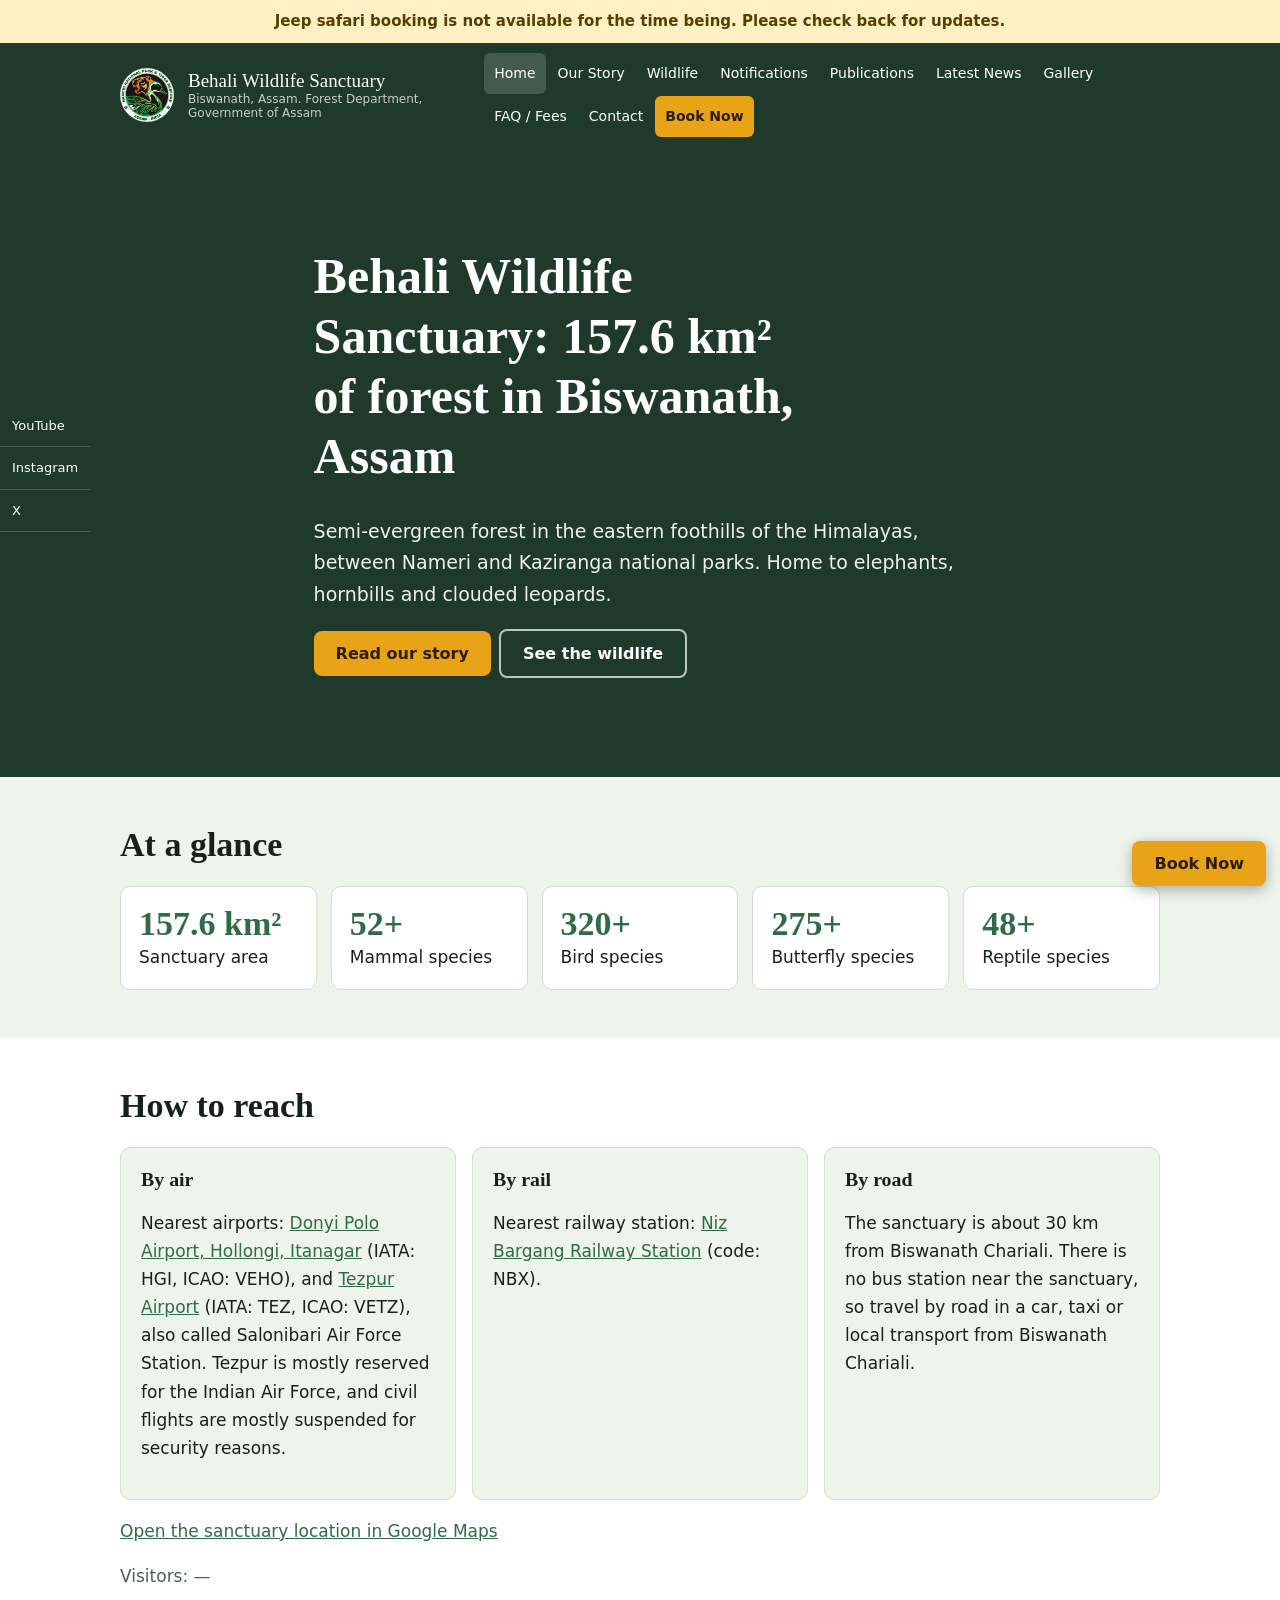
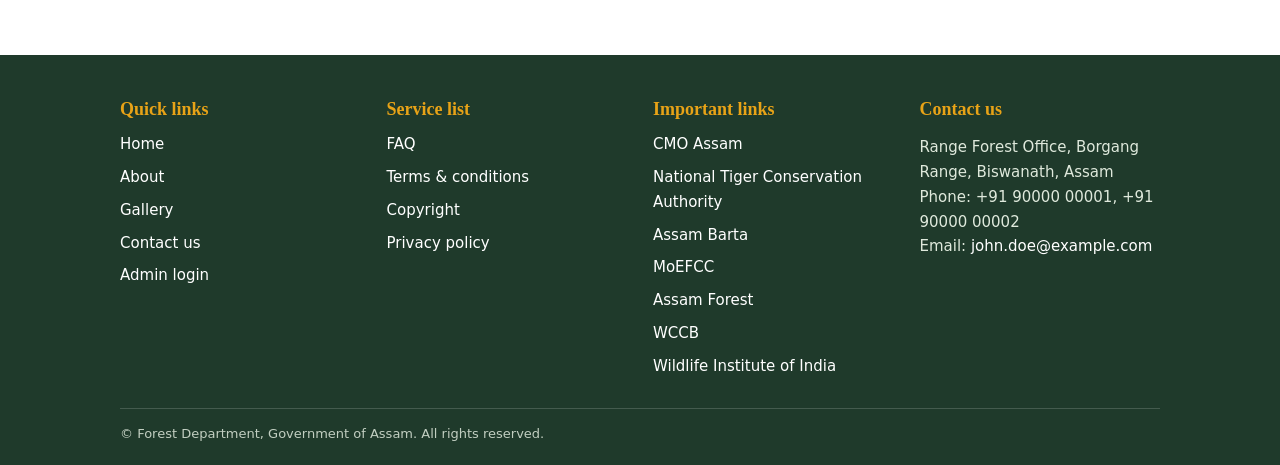
<file: index.html>
<!DOCTYPE html>
<html lang="en"><head><meta charset="utf-8"><meta name="viewport" content="width=device-width, initial-scale=1, viewport-fit=cover">
<title>Home | Behali Wildlife Sanctuary</title><meta name="description" content="Official information about Behali Wildlife Sanctuary, Biswanath, Assam.">
<link rel="icon" href="assets/logo-temporary.png"><link rel="stylesheet" href="style.css"></head>
<body data-page="index"><div id="site-header"></div><main id="main"><section class="hero"><div class="wrap"><h1>Behali Wildlife Sanctuary: 157.6 km² of forest in Biswanath, Assam</h1>
<p>Semi-evergreen forest in the eastern foothills of the Himalayas, between Nameri and Kaziranga national parks. Home to elephants, hornbills and clouded leopards.</p>
<a class="btn" href="about.html">Read our story</a><a class="btn alt" href="wildlife.html">See the wildlife</a></div></section><section class="sec"><div class="wrap"><h2>At a glance</h2><div class="stats"><div class="stat"><b>157.6 km²</b>Sanctuary area</div><div class="stat"><b>52+</b>Mammal species</div><div class="stat"><b>320+</b>Bird species</div><div class="stat"><b>275+</b>Butterfly species</div><div class="stat"><b>48+</b>Reptile species</div></div></div></section><section class="sec alt"><div class="wrap"><h2>How to reach</h2><div class="grid"><div class="card"><h3>By air</h3><p>Nearest airports: <a href="https://www.google.com/search?kgmid=%2Fm%2F011q13l3" target="_blank" rel="noopener">Donyi Polo Airport, Hollongi, Itanagar</a> (IATA: HGI, ICAO: VEHO), and <a href="https://www.google.com/search?kgmid=%2Fm%2F0263d31" target="_blank" rel="noopener">Tezpur Airport</a> (IATA: TEZ, ICAO: VETZ), also called Salonibari Air Force Station. Tezpur is mostly reserved for the Indian Air Force, and civil flights are mostly suspended for security reasons.</p></div><div class="card"><h3>By rail</h3><p>Nearest railway station: <a href="https://www.google.com/search?kgmid=%2Fg%2F1q5bkq46h" target="_blank" rel="noopener">Niz Bargang Railway Station</a> (code: NBX).</p></div><div class="card"><h3>By road</h3><p>The sanctuary is about 30 km from Biswanath Chariali. There is no bus station near the sanctuary, so travel by road in a car, taxi or local transport from Biswanath Chariali.</p></div></div><p><a href="https://www.google.com/maps?q=26.90889,93.30806" target="_blank" rel="noopener">Open the sanctuary location in Google Maps</a></p><p class="mute">Visitors: <span id="vc">…</span></p></div></section></main><div id="site-footer"></div><script src="site.js"></script></body></html>
</file>
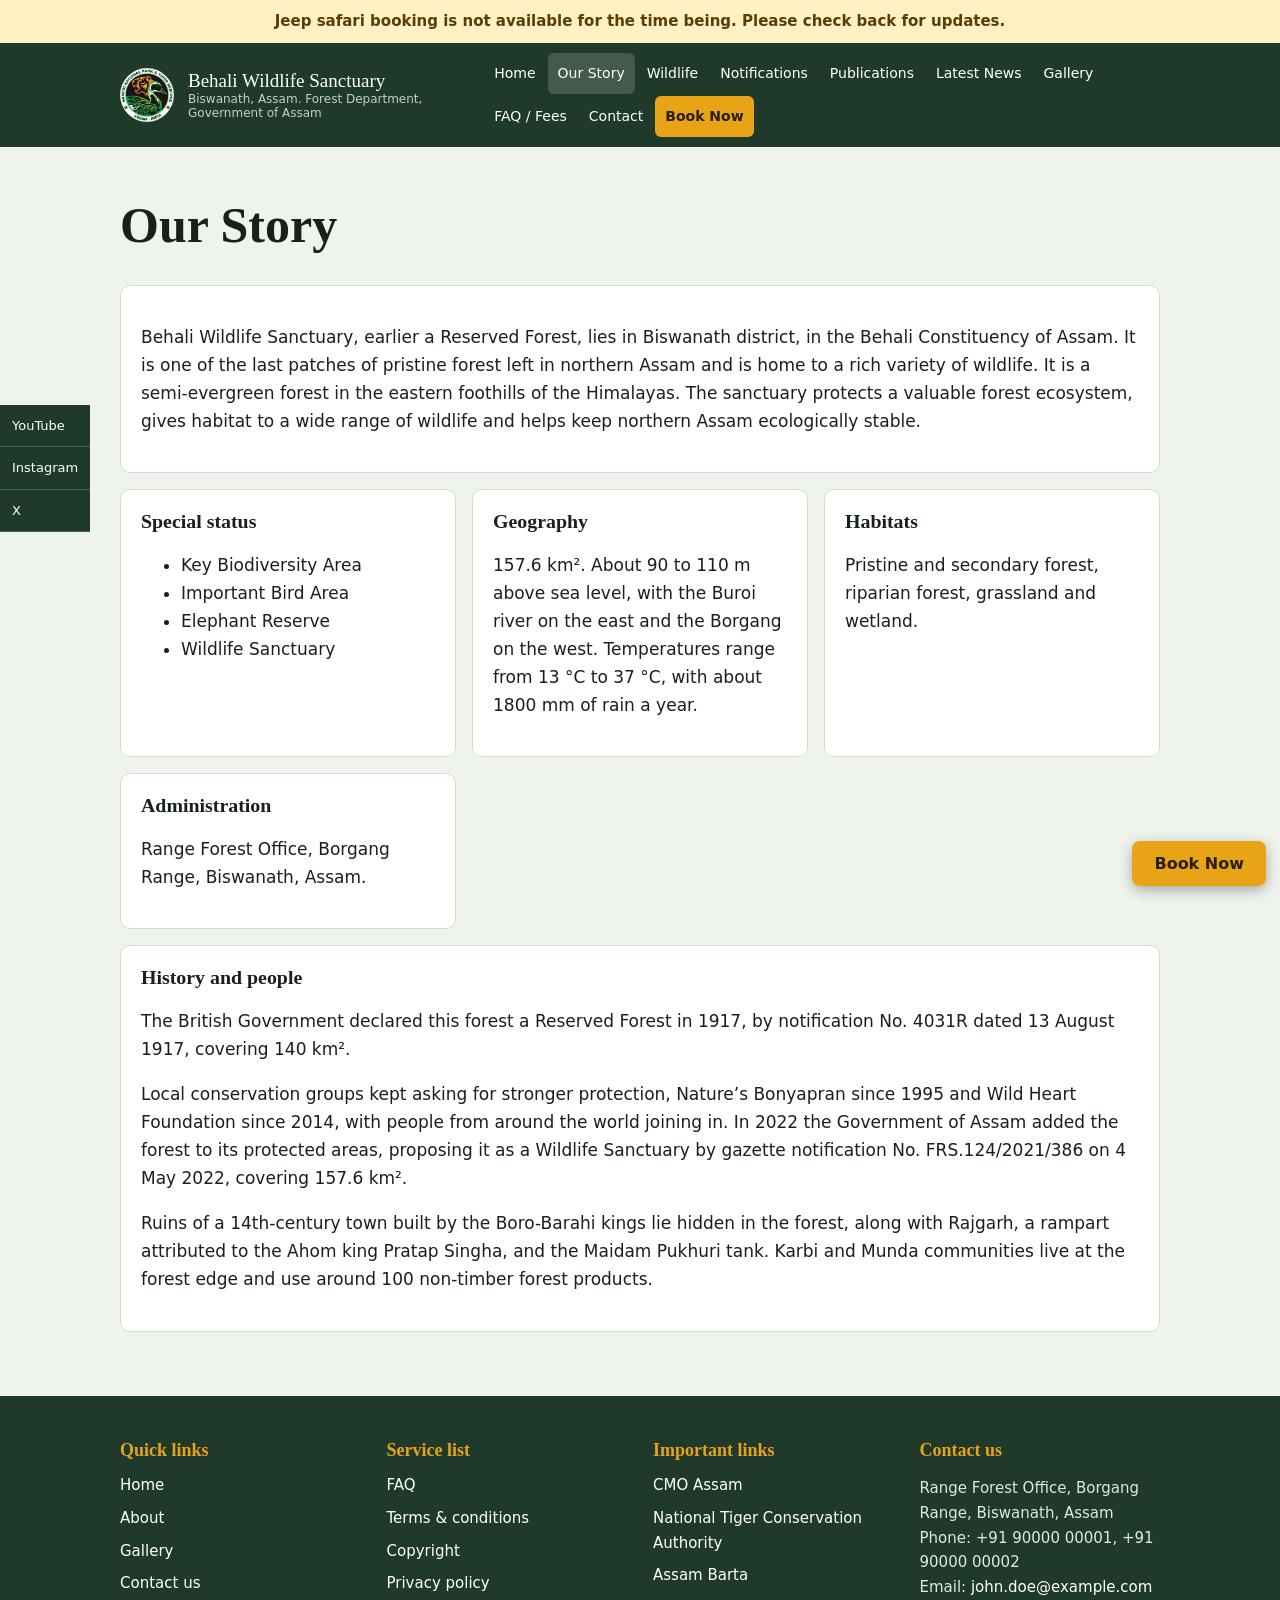
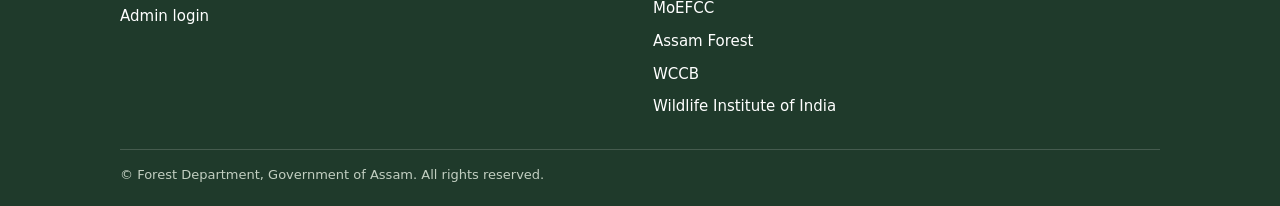
<file: about.html>
<!DOCTYPE html>
<html lang="en"><head><meta charset="utf-8"><meta name="viewport" content="width=device-width, initial-scale=1, viewport-fit=cover">
<title>Our Story | Behali Wildlife Sanctuary</title><meta name="description" content="Official information about Behali Wildlife Sanctuary, Biswanath, Assam.">
<link rel="icon" href="assets/logo-temporary.png"><link rel="stylesheet" href="style.css"></head>
<body data-page="about"><div id="site-header"></div><main id="main"><section class="sec"><div class="wrap"><h1>Our Story</h1><div class="card"><p>Behali Wildlife Sanctuary, earlier a Reserved Forest, lies in Biswanath district, in the Behali Constituency of Assam. It is one of the last patches of pristine forest left in northern Assam and is home to a rich variety of wildlife. It is a semi-evergreen forest in the eastern foothills of the Himalayas. The sanctuary protects a valuable forest ecosystem, gives habitat to a wide range of wildlife and helps keep northern Assam ecologically stable.</p></div>
<div class="grid"><div class="card"><h3>Special status</h3><ul><li>Key Biodiversity Area</li><li>Important Bird Area</li><li>Elephant Reserve</li><li>Wildlife Sanctuary</li></ul></div>
<div class="card"><h3>Geography</h3><p>157.6 km². About 90 to 110 m above sea level, with the Buroi river on the east and the Borgang on the west. Temperatures range from 13 °C to 37 °C, with about 1800 mm of rain a year.</p></div>
<div class="card"><h3>Habitats</h3><p>Pristine and secondary forest, riparian forest, grassland and wetland.</p></div>
<div class="card"><h3>Administration</h3><p>Range Forest Office, Borgang Range, Biswanath, Assam.</p></div></div>
<div class="card" style="margin-top:16px"><h3>History and people</h3>
<p>The British Government declared this forest a Reserved Forest in 1917, by notification No. 4031R dated 13 August 1917, covering 140 km².</p>
<p>Local conservation groups kept asking for stronger protection, Nature’s Bonyapran since 1995 and Wild Heart Foundation since 2014, with people from around the world joining in. In 2022 the Government of Assam added the forest to its protected areas, proposing it as a Wildlife Sanctuary by gazette notification No. FRS.124/2021/386 on 4 May 2022, covering 157.6 km².</p>
<p>Ruins of a 14th-century town built by the Boro-Barahi kings lie hidden in the forest, along with Rajgarh, a rampart attributed to the Ahom king Pratap Singha, and the Maidam Pukhuri tank. Karbi and Munda communities live at the forest edge and use around 100 non-timber forest products.</p></div></div></section></main><div id="site-footer"></div><script src="site.js"></script></body></html>
</file>
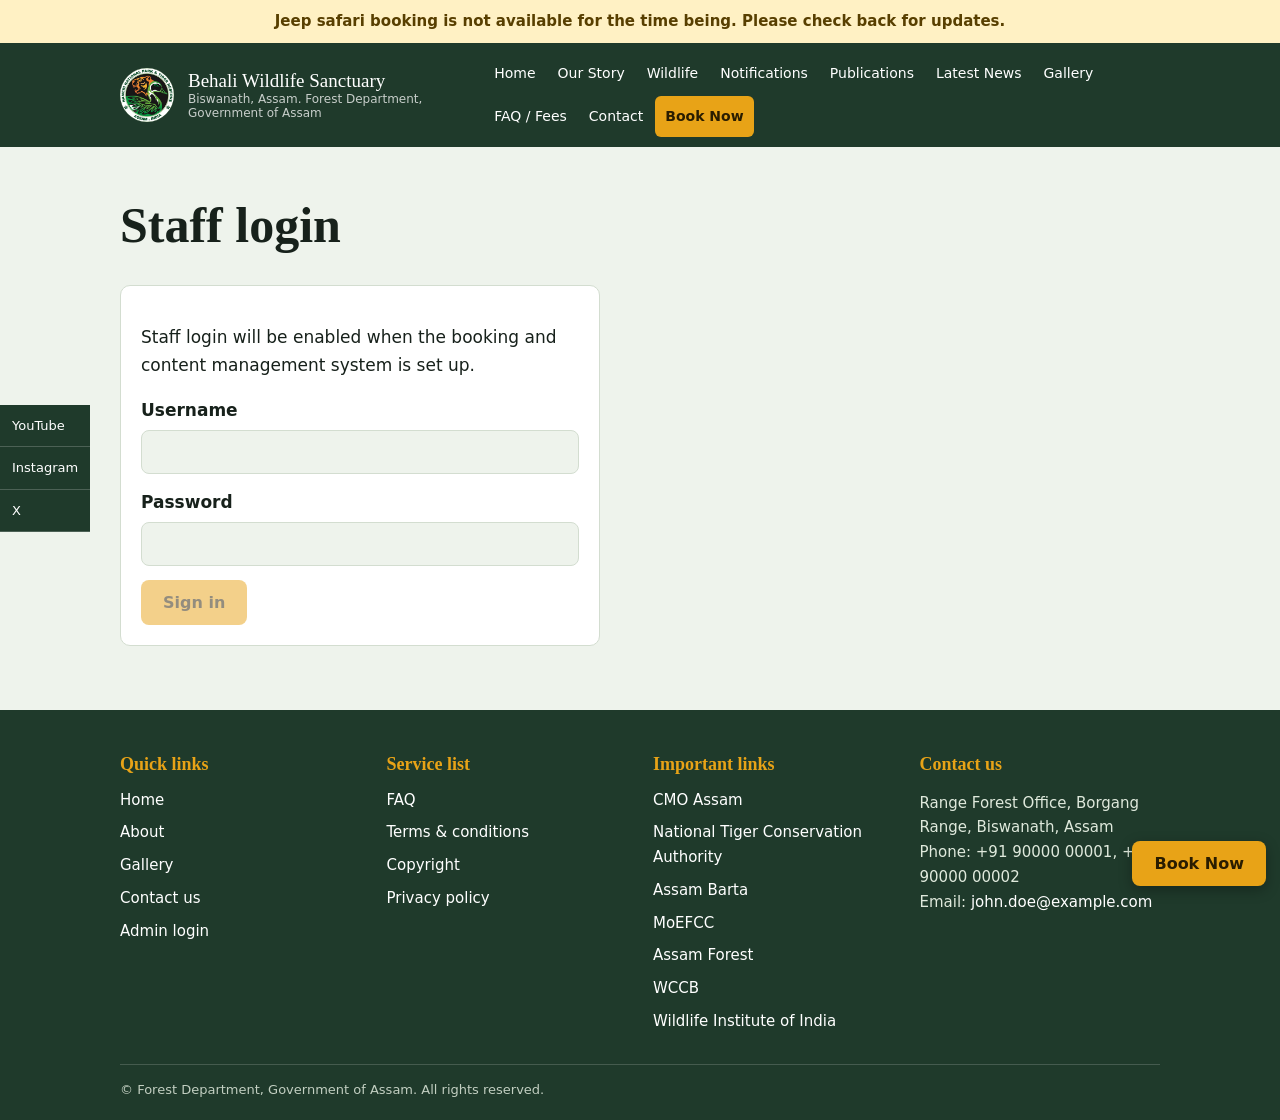
<file: admin.html>
<!DOCTYPE html>
<html lang="en"><head><meta charset="utf-8"><meta name="viewport" content="width=device-width, initial-scale=1, viewport-fit=cover">
<title>Staff login | Behali Wildlife Sanctuary</title><meta name="description" content="Official information about Behali Wildlife Sanctuary, Biswanath, Assam.">
<link rel="icon" href="assets/logo-temporary.png"><link rel="stylesheet" href="style.css"></head>
<body data-page="admin"><div id="site-header"></div><main id="main"><section class="sec"><div class="wrap"><h1>Staff login</h1><!-- BACKEND PROVISION: staff login for booking and content management. -->
<form class="card" style="max-width:480px" data-backend-todo><p>Staff login will be enabled when the booking and content management system is set up.</p><label for="au">Username</label><input id="au" disabled><label for="ap">Password</label><input id="ap" type="password" disabled><button class="btn" disabled type="button">Sign in</button></form></div></section></main><div id="site-footer"></div><script src="site.js"></script></body></html>
</file>
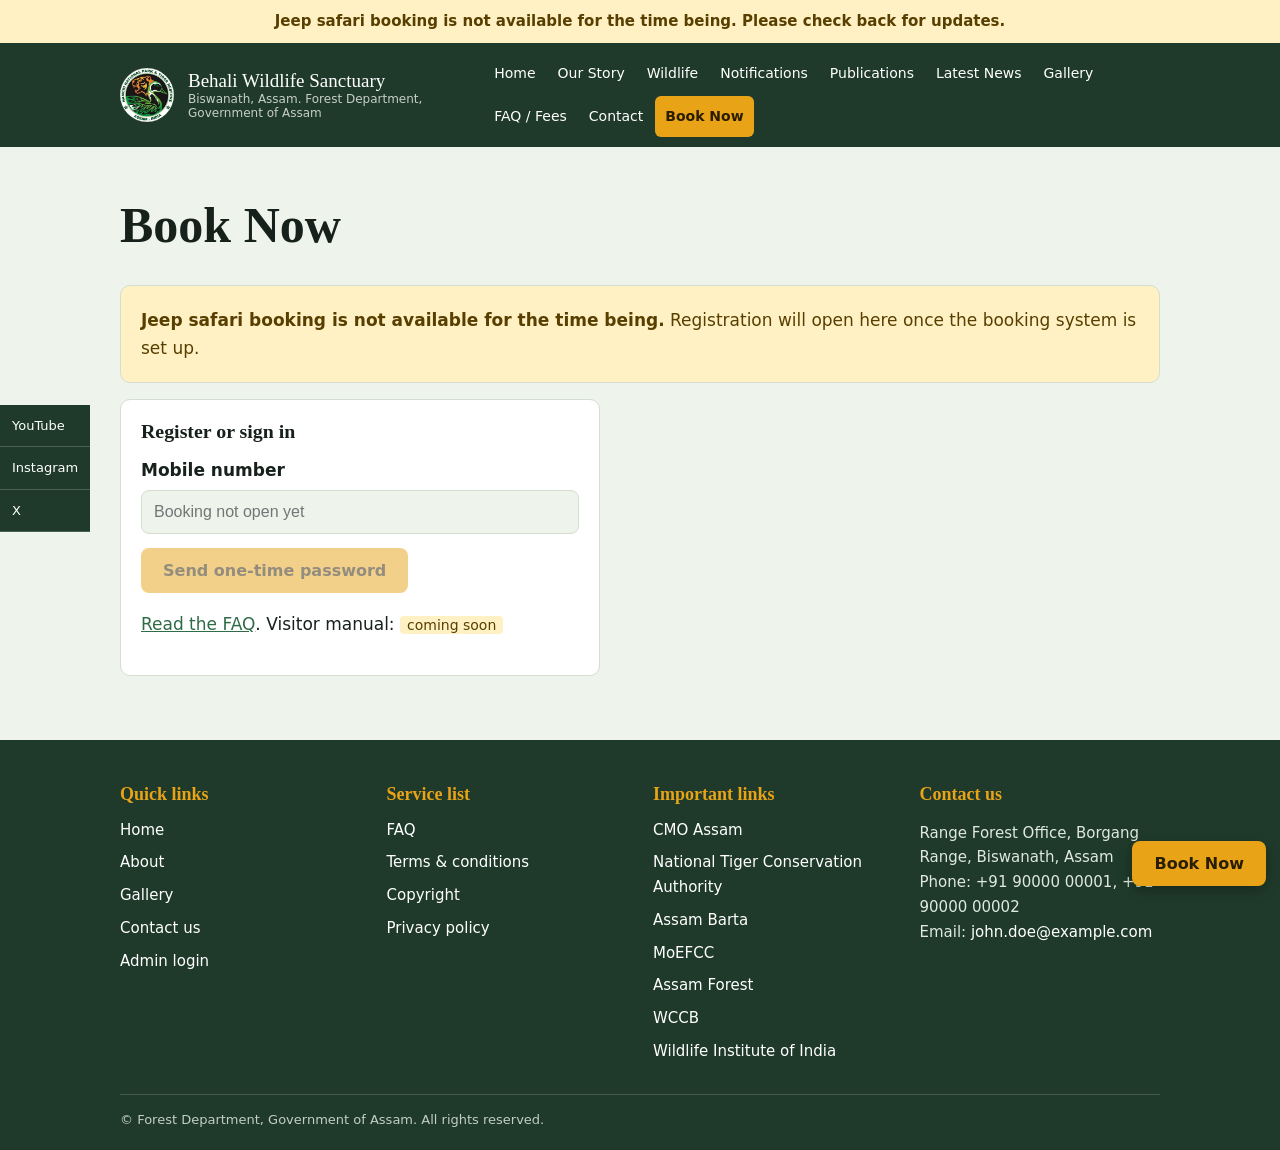
<file: book.html>
<!DOCTYPE html>
<html lang="en"><head><meta charset="utf-8"><meta name="viewport" content="width=device-width, initial-scale=1, viewport-fit=cover">
<title>Book Now | Behali Wildlife Sanctuary</title><meta name="description" content="Official information about Behali Wildlife Sanctuary, Biswanath, Assam.">
<link rel="icon" href="assets/logo-temporary.png"><link rel="stylesheet" href="style.css"></head>
<body data-page="book"><div id="site-header"></div><main id="main"><section class="sec"><div class="wrap"><h1>Book Now</h1><div class="card warn"><b>Jeep safari booking is not available for the time being.</b> Registration will open here once the booking system is set up.</div>
<!-- BACKEND PROVISION: connect this form to the booking server later (set action, remove disabled). -->
<form class="card" style="max-width:480px" data-backend-todo><h3>Register or sign in</h3><label for="ph">Mobile number</label><input id="ph" type="tel" placeholder="Booking not open yet" disabled><button class="btn" disabled type="button">Send one-time password</button><p><a href="faq.html">Read the FAQ</a>. Visitor manual: <span class="tbc">coming soon</span></p></form></div></section></main><div id="site-footer"></div><script src="site.js"></script></body></html>
</file>
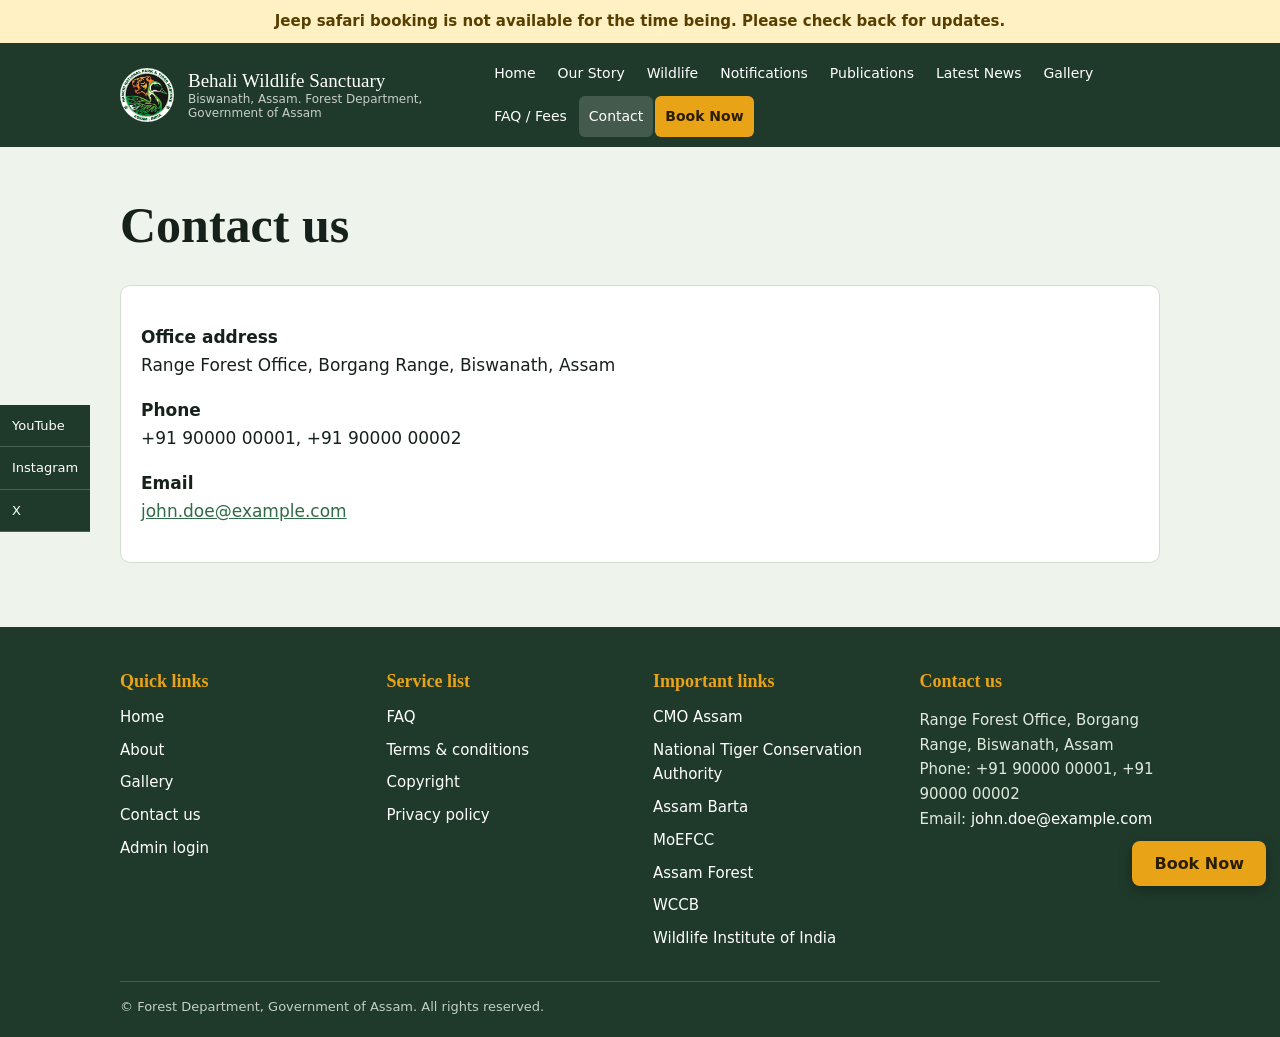
<file: contact.html>
<!DOCTYPE html>
<html lang="en"><head><meta charset="utf-8"><meta name="viewport" content="width=device-width, initial-scale=1, viewport-fit=cover">
<title>Contact us | Behali Wildlife Sanctuary</title><meta name="description" content="Official information about Behali Wildlife Sanctuary, Biswanath, Assam.">
<link rel="icon" href="assets/logo-temporary.png"><link rel="stylesheet" href="style.css"></head>
<body data-page="contact"><div id="site-header"></div><main id="main"><section class="sec"><div class="wrap"><h1>Contact us</h1><!-- PLACEHOLDER phone and email: change them in site.js (SITE.phone, SITE.email) -->
<div class="card"><p><b>Office address</b><br><span id="so"></span></p><p><b>Phone</b><br><span id="sp"></span></p><p><b>Email</b><br><a id="se" href="#"></a></p></div></div></section></main><div id="site-footer"></div><script src="site.js"></script></body></html>
</file>
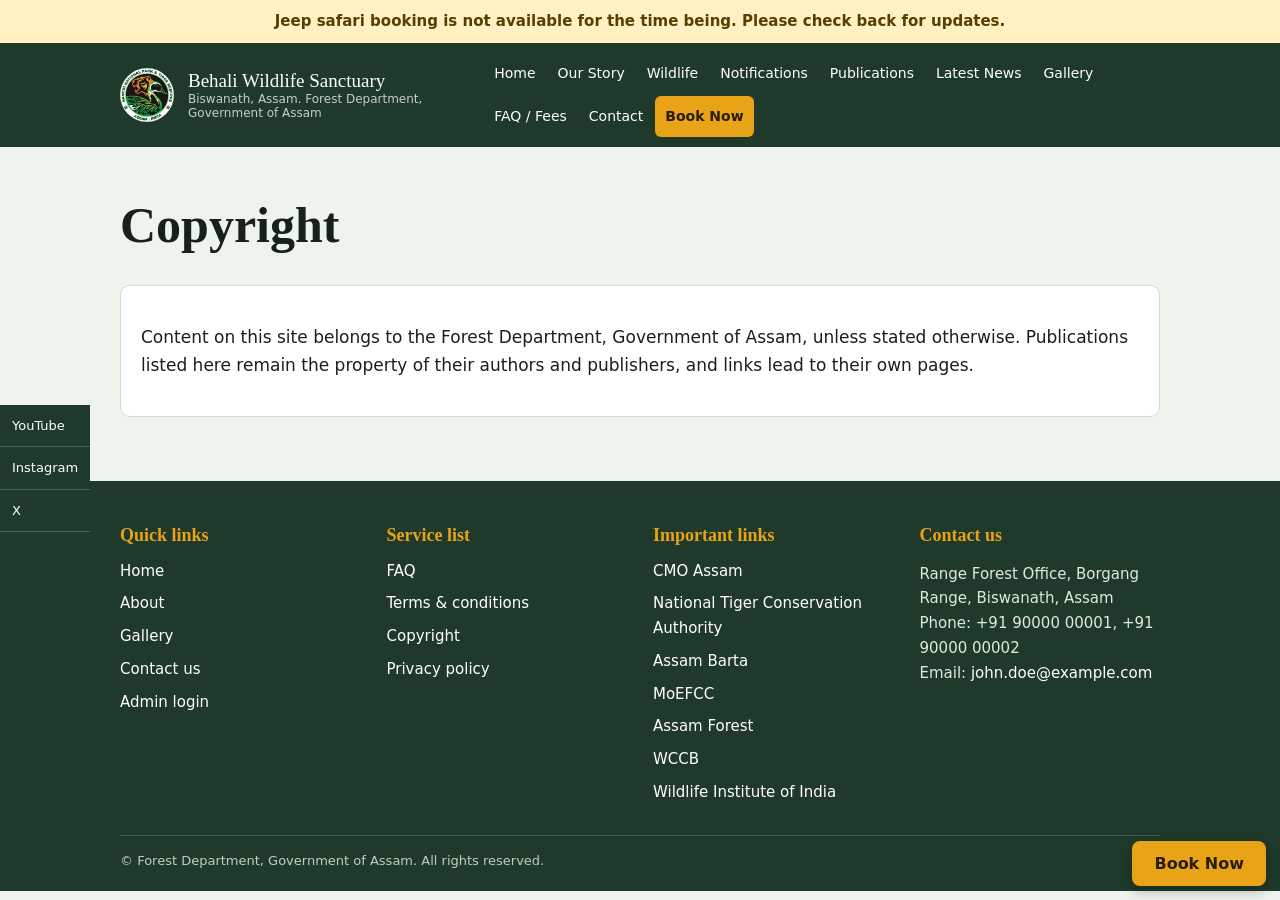
<file: copyright.html>
<!DOCTYPE html>
<html lang="en"><head><meta charset="utf-8"><meta name="viewport" content="width=device-width, initial-scale=1, viewport-fit=cover">
<title>Copyright | Behali Wildlife Sanctuary</title><meta name="description" content="Official information about Behali Wildlife Sanctuary, Biswanath, Assam.">
<link rel="icon" href="assets/logo-temporary.png"><link rel="stylesheet" href="style.css"></head>
<body data-page="copyright"><div id="site-header"></div><main id="main"><section class="sec"><div class="wrap"><h1>Copyright</h1><div class="card"><p>Content on this site belongs to the Forest Department, Government of Assam, unless stated otherwise. Publications listed here remain the property of their authors and publishers, and links lead to their own pages.</p></div></div></section></main><div id="site-footer"></div><script src="site.js"></script></body></html>
</file>
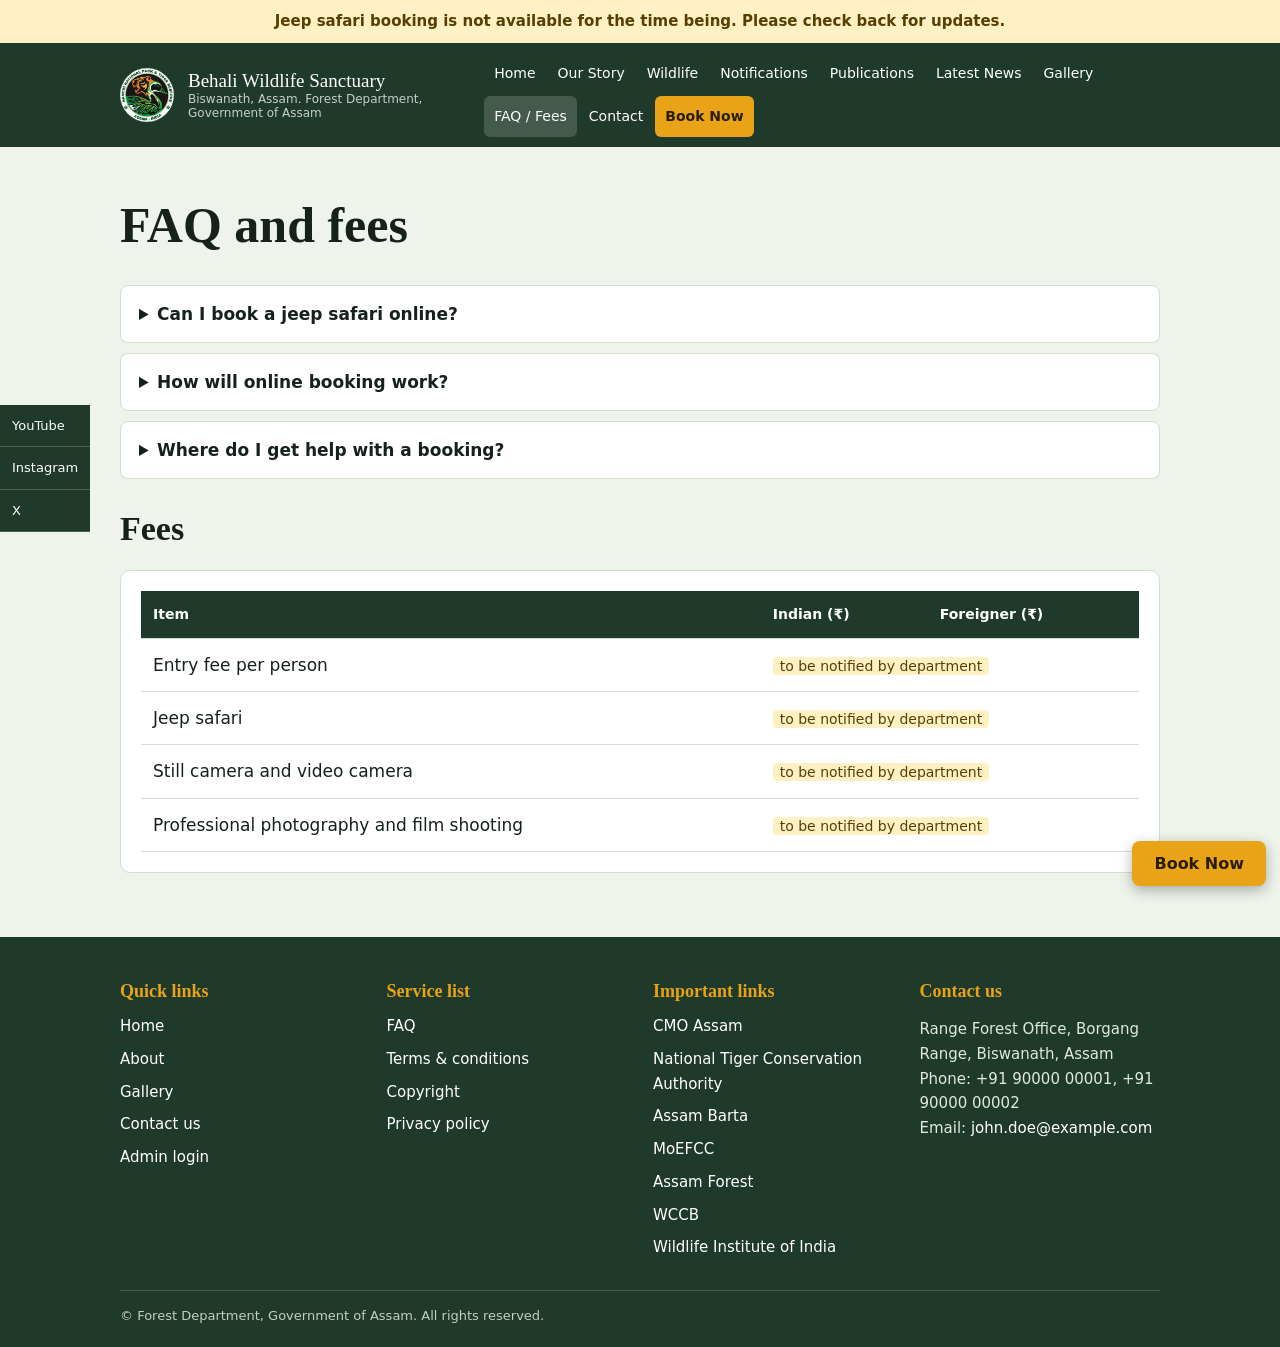
<file: faq.html>
<!DOCTYPE html>
<html lang="en"><head><meta charset="utf-8"><meta name="viewport" content="width=device-width, initial-scale=1, viewport-fit=cover">
<title>FAQ and fees | Behali Wildlife Sanctuary</title><meta name="description" content="Official information about Behali Wildlife Sanctuary, Biswanath, Assam.">
<link rel="icon" href="assets/logo-temporary.png"><link rel="stylesheet" href="style.css"></head>
<body data-page="faq"><div id="site-header"></div><main id="main"><section class="sec"><div class="wrap"><h1>FAQ and fees</h1><details><summary>Can I book a jeep safari online?</summary><p>Not at the moment. Jeep safari booking is not available for the time being. This page will carry the announcement when it opens.</p></details>
<details><summary>How will online booking work?</summary><p>Visitors will register with a mobile number and a one-time password, choose a date and time slot, and pay online. Booking rules and limits will be published here before it opens.</p></details>
<details><summary>Where do I get help with a booking?</summary><p>Contact the Range Forest Office. Details are on the <a href="contact.html">Contact page</a>.</p></details>
<h2 style="margin-top:30px">Fees</h2><div class="card tw"><table><thead><tr><th>Item</th><th>Indian (₹)</th><th>Foreigner (₹)</th></tr></thead><tbody><tr><td>Entry fee per person</td><td colspan="2"><span class="tbc">to be notified by department</span></td></tr><tr><td>Jeep safari</td><td colspan="2"><span class="tbc">to be notified by department</span></td></tr><tr><td>Still camera and video camera</td><td colspan="2"><span class="tbc">to be notified by department</span></td></tr><tr><td>Professional photography and film shooting</td><td colspan="2"><span class="tbc">to be notified by department</span></td></tr></tbody></table></div></div></section></main><div id="site-footer"></div><script src="site.js"></script></body></html>
</file>
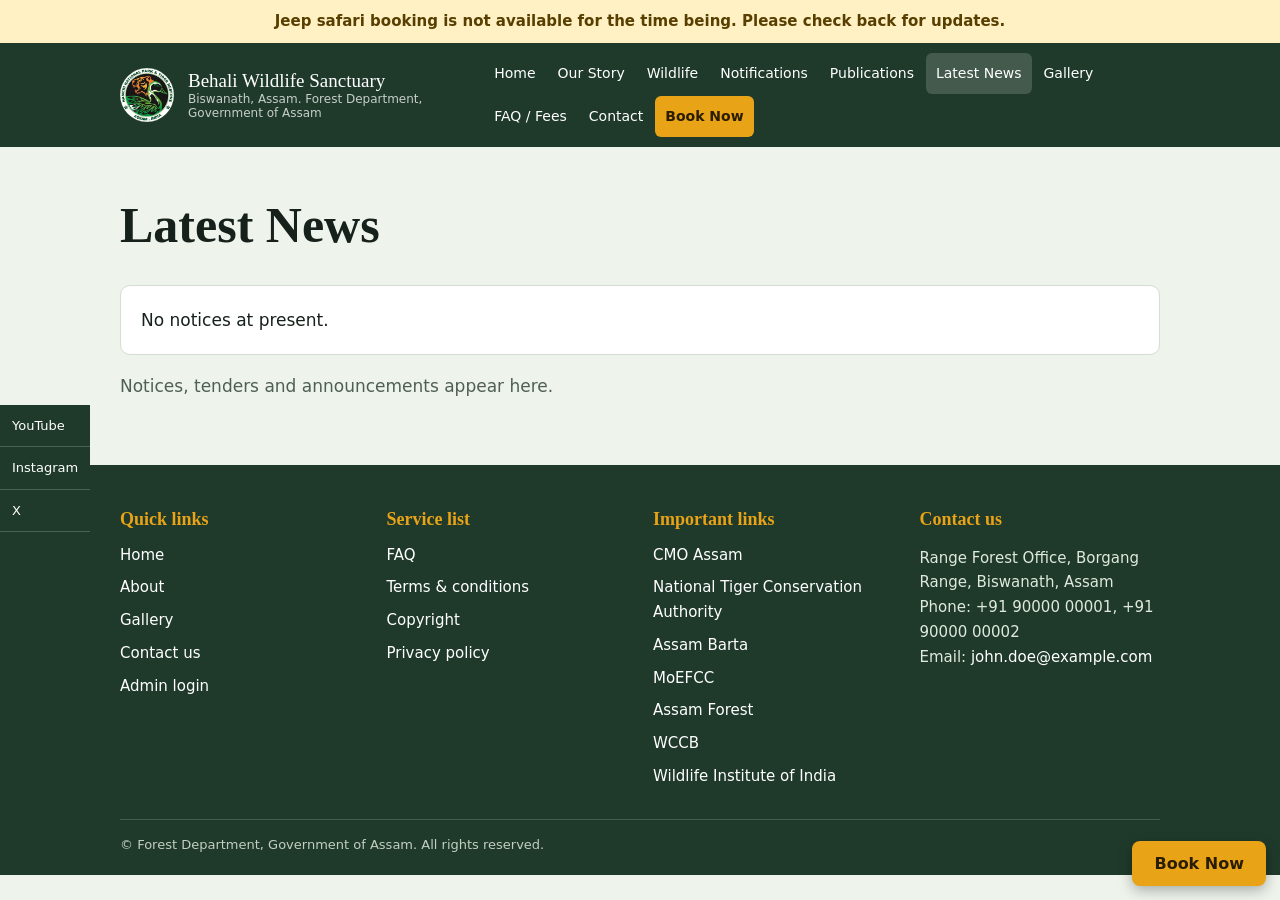
<file: news.html>
<!DOCTYPE html>
<html lang="en"><head><meta charset="utf-8"><meta name="viewport" content="width=device-width, initial-scale=1, viewport-fit=cover">
<title>Latest News | Behali Wildlife Sanctuary</title><meta name="description" content="Official information about Behali Wildlife Sanctuary, Biswanath, Assam.">
<link rel="icon" href="assets/logo-temporary.png"><link rel="stylesheet" href="style.css"></head>
<body data-page="news"><div id="site-header"></div><main id="main"><section class="sec"><div class="wrap"><h1>Latest News</h1><div id="nl"></div><p class="mute">Notices, tenders and announcements appear here.</p></div></section></main><div id="site-footer"></div><script src="site.js"></script></body></html>
</file>
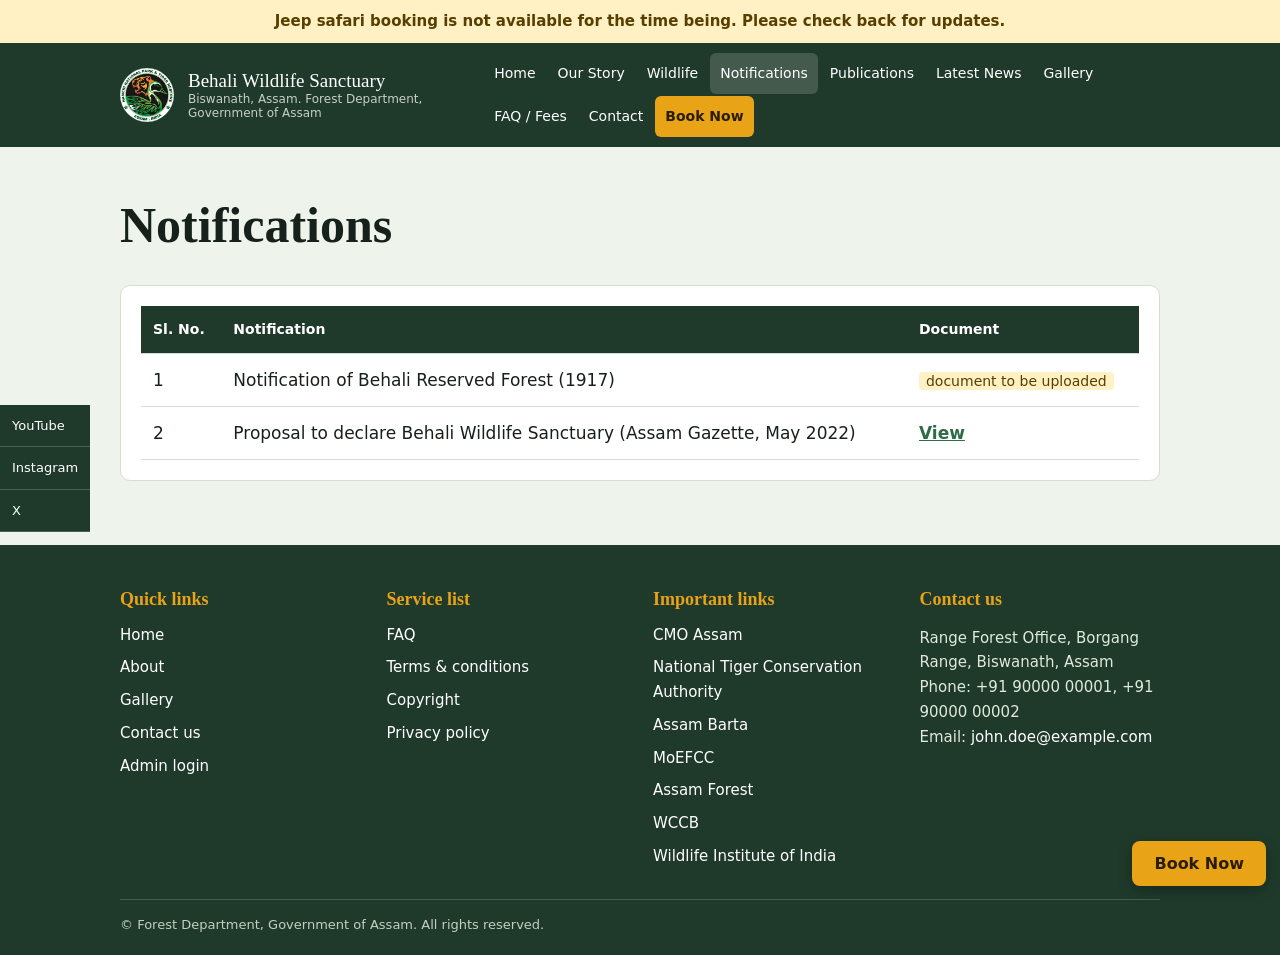
<file: notifications.html>
<!DOCTYPE html>
<html lang="en"><head><meta charset="utf-8"><meta name="viewport" content="width=device-width, initial-scale=1, viewport-fit=cover">
<title>Notifications | Behali Wildlife Sanctuary</title><meta name="description" content="Official information about Behali Wildlife Sanctuary, Biswanath, Assam.">
<link rel="icon" href="assets/logo-temporary.png"><link rel="stylesheet" href="style.css"></head>
<body data-page="notifications"><div id="site-header"></div><main id="main"><section class="sec"><div class="wrap"><h1>Notifications</h1><div class="card tw"><table><thead><tr><th>Sl. No.</th><th>Notification</th><th>Document</th></tr></thead><tbody><tr><td>1</td><td>Notification of Behali Reserved Forest (1917)</td><td><span class="tbc">document to be uploaded</span></td></tr><tr><td>2</td><td>Proposal to declare Behali Wildlife Sanctuary (Assam Gazette, May 2022)</td><td><!-- REPLACE the link below with the real notification document --><a class="view" href="https://facebook.com" target="_blank" rel="noopener">View</a></td></tr></tbody></table></div></div></section></main><div id="site-footer"></div><script src="site.js"></script></body></html>
</file>
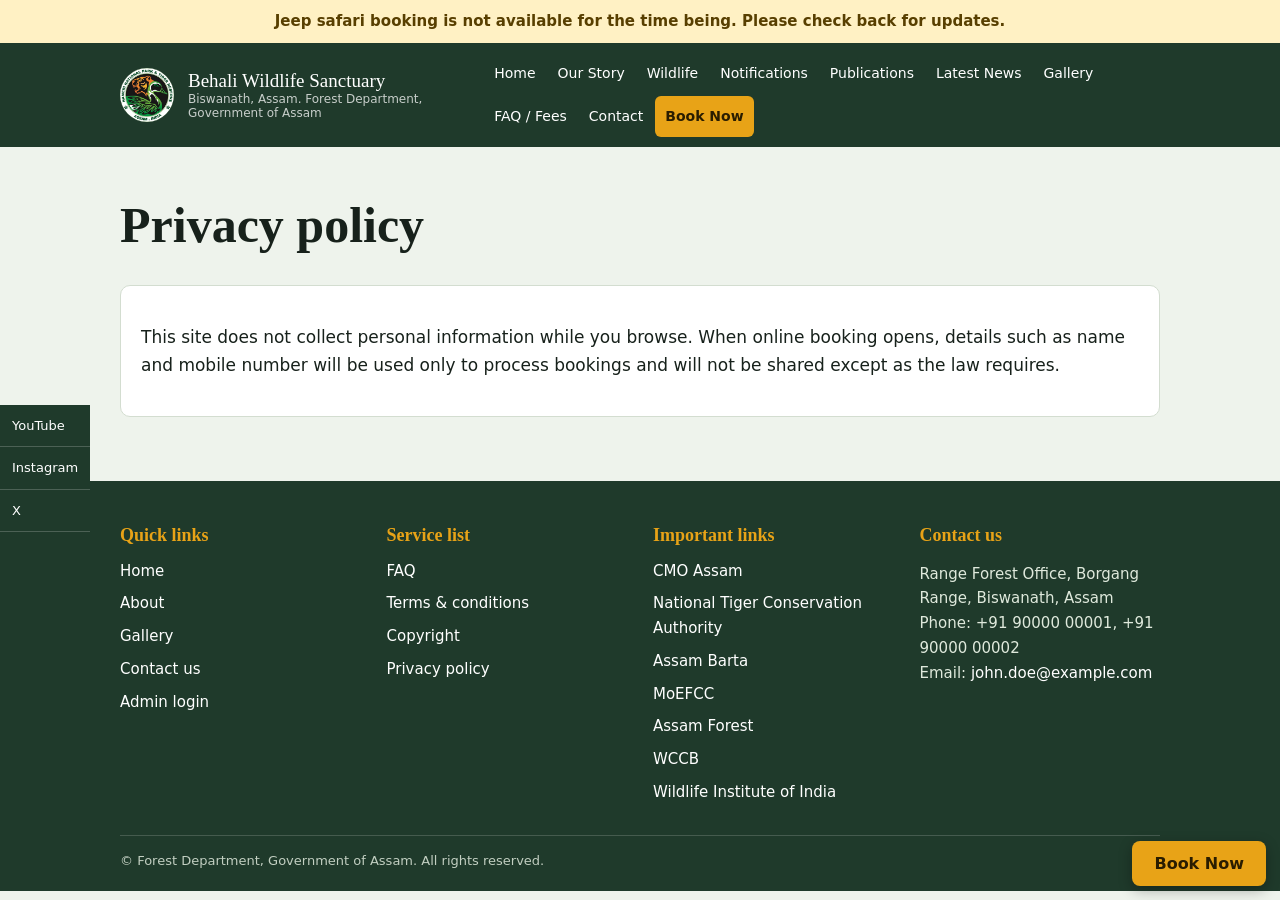
<file: privacy.html>
<!DOCTYPE html>
<html lang="en"><head><meta charset="utf-8"><meta name="viewport" content="width=device-width, initial-scale=1, viewport-fit=cover">
<title>Privacy policy | Behali Wildlife Sanctuary</title><meta name="description" content="Official information about Behali Wildlife Sanctuary, Biswanath, Assam.">
<link rel="icon" href="assets/logo-temporary.png"><link rel="stylesheet" href="style.css"></head>
<body data-page="privacy"><div id="site-header"></div><main id="main"><section class="sec"><div class="wrap"><h1>Privacy policy</h1><div class="card"><p>This site does not collect personal information while you browse. When online booking opens, details such as name and mobile number will be used only to process bookings and will not be shared except as the law requires.</p></div></div></section></main><div id="site-footer"></div><script src="site.js"></script></body></html>
</file>
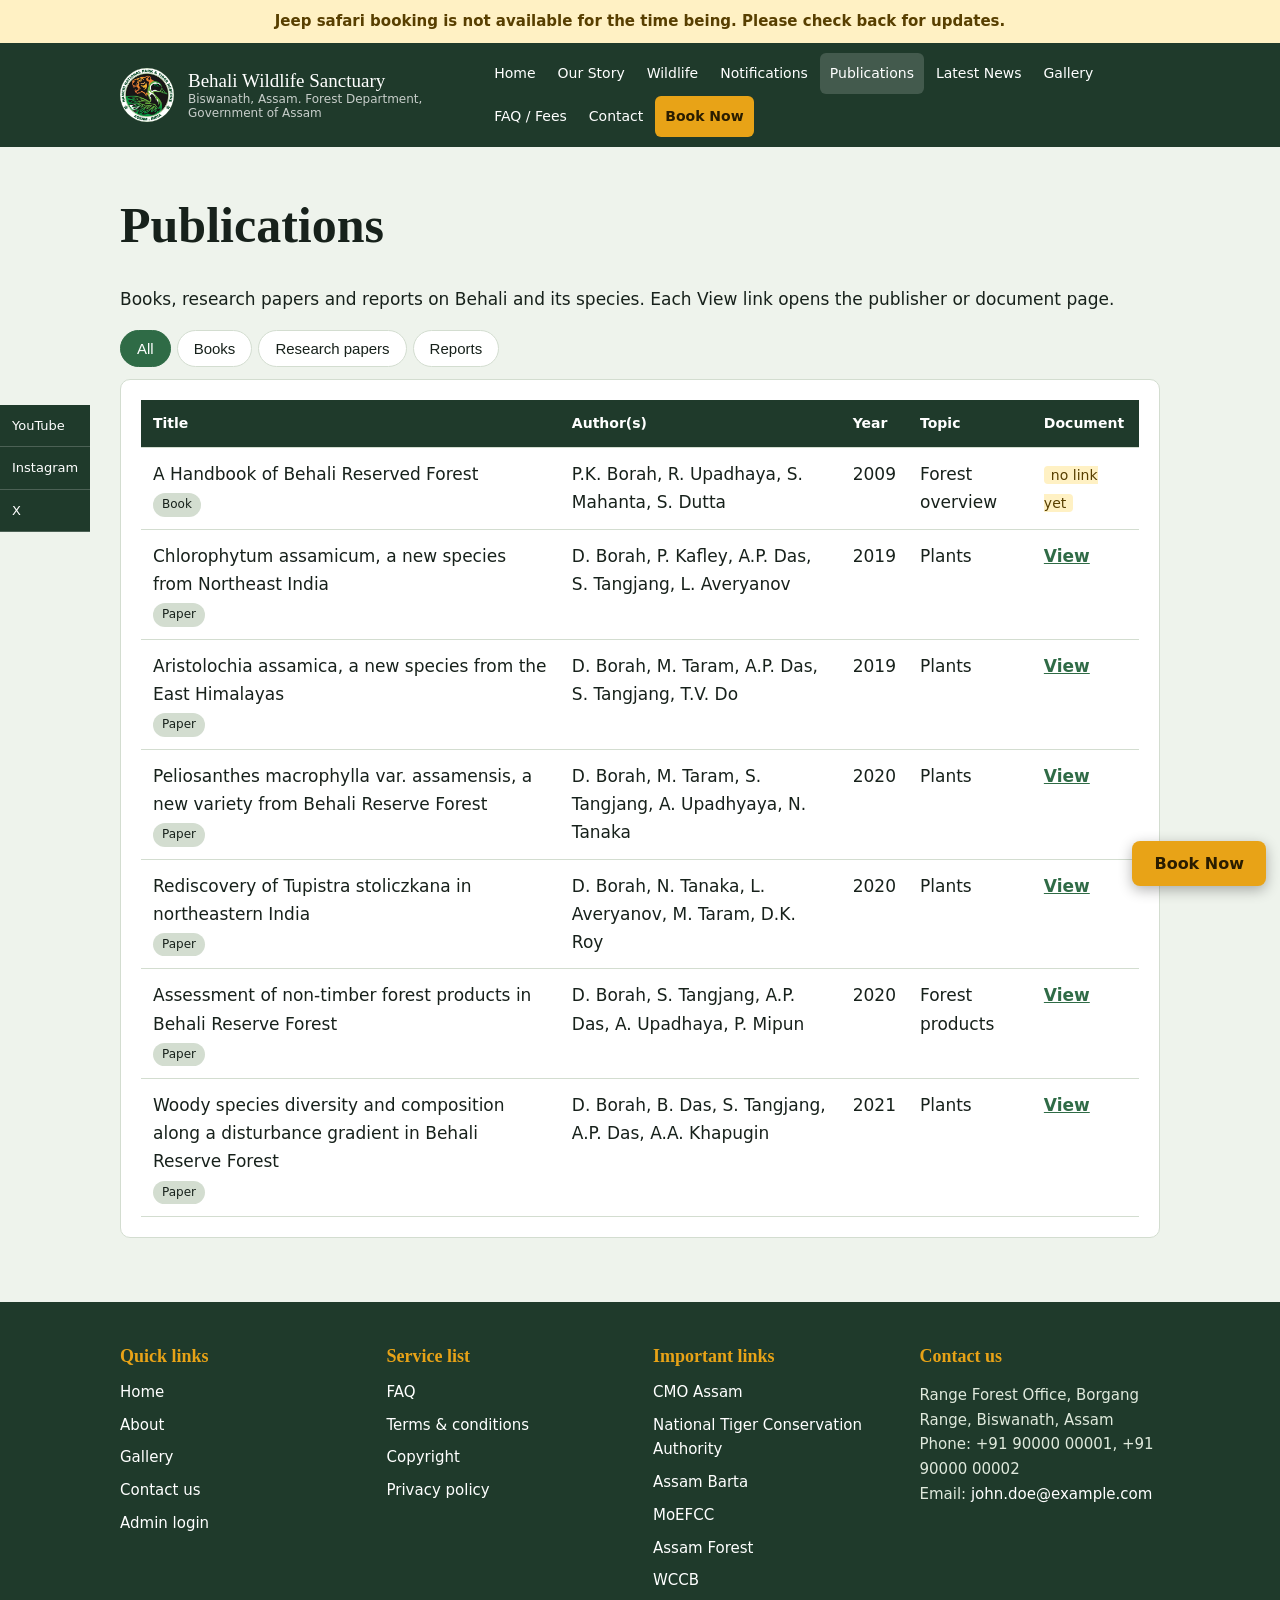
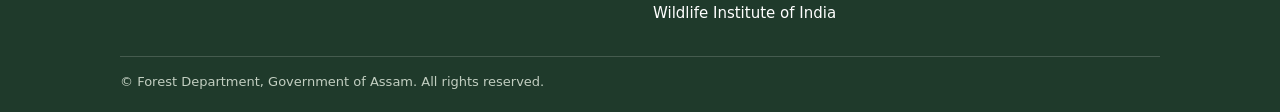
<file: publications.html>
<!DOCTYPE html>
<html lang="en"><head><meta charset="utf-8"><meta name="viewport" content="width=device-width, initial-scale=1, viewport-fit=cover">
<title>Publications | Behali Wildlife Sanctuary</title><meta name="description" content="Official information about Behali Wildlife Sanctuary, Biswanath, Assam.">
<link rel="icon" href="assets/logo-temporary.png"><link rel="stylesheet" href="style.css"></head>
<body data-page="publications"><div id="site-header"></div><main id="main"><section class="sec"><div class="wrap"><h1>Publications</h1><p>Books, research papers and reports on Behali and its species. Each View link opens the publisher or document page.</p><div class="filters" id="pf"></div><div class="card tw"><table><thead><tr><th>Title</th><th>Author(s)</th><th>Year</th><th>Topic</th><th>Document</th></tr></thead><tbody id="pb"></tbody></table></div></div></section></main><div id="site-footer"></div><script src="site.js"></script></body></html>
</file>
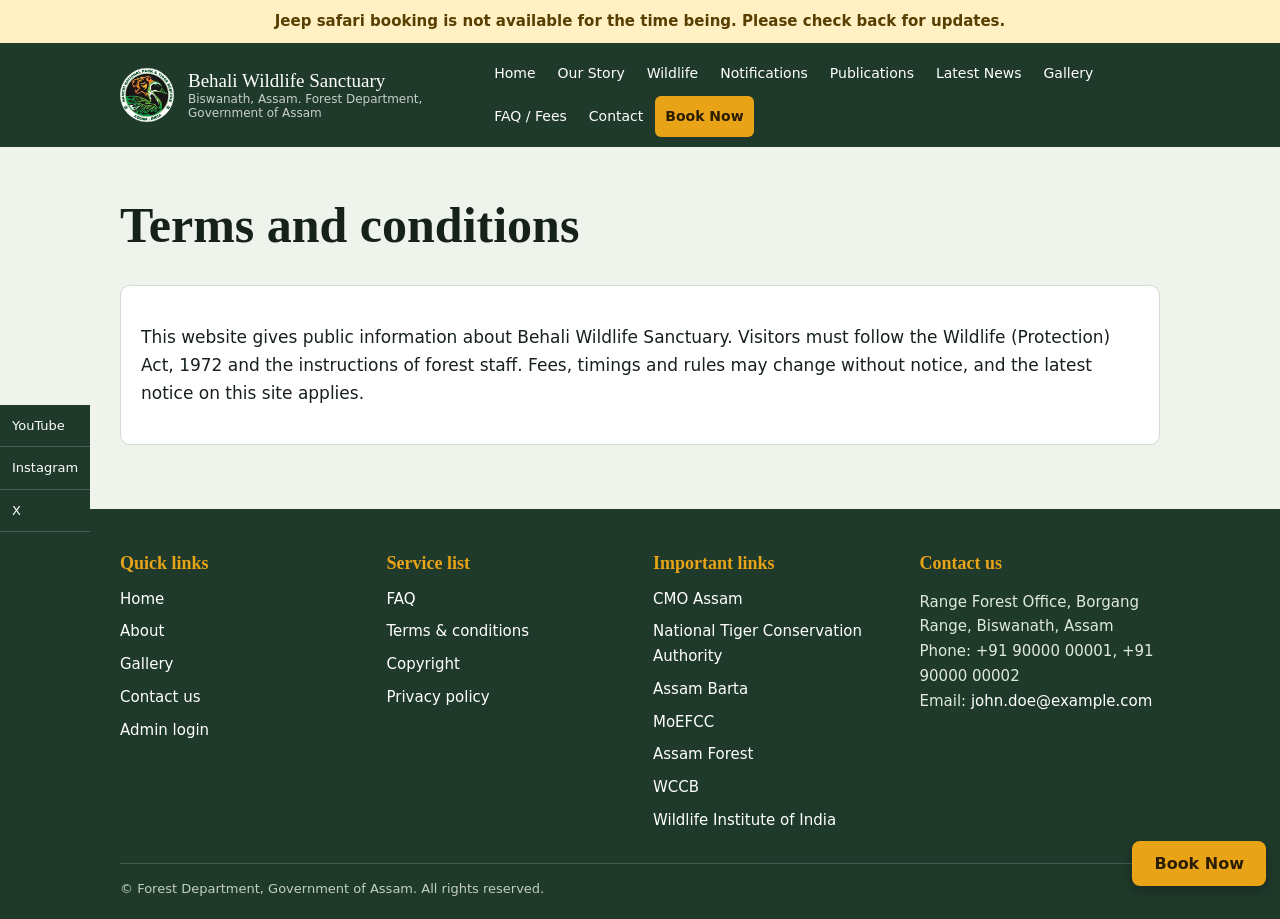
<file: terms.html>
<!DOCTYPE html>
<html lang="en"><head><meta charset="utf-8"><meta name="viewport" content="width=device-width, initial-scale=1, viewport-fit=cover">
<title>Terms and conditions | Behali Wildlife Sanctuary</title><meta name="description" content="Official information about Behali Wildlife Sanctuary, Biswanath, Assam.">
<link rel="icon" href="assets/logo-temporary.png"><link rel="stylesheet" href="style.css"></head>
<body data-page="terms"><div id="site-header"></div><main id="main"><section class="sec"><div class="wrap"><h1>Terms and conditions</h1><div class="card"><p>This website gives public information about Behali Wildlife Sanctuary. Visitors must follow the Wildlife (Protection) Act, 1972 and the instructions of forest staff. Fees, timings and rules may change without notice, and the latest notice on this site applies.</p></div></div></section></main><div id="site-footer"></div><script src="site.js"></script></body></html>
</file>
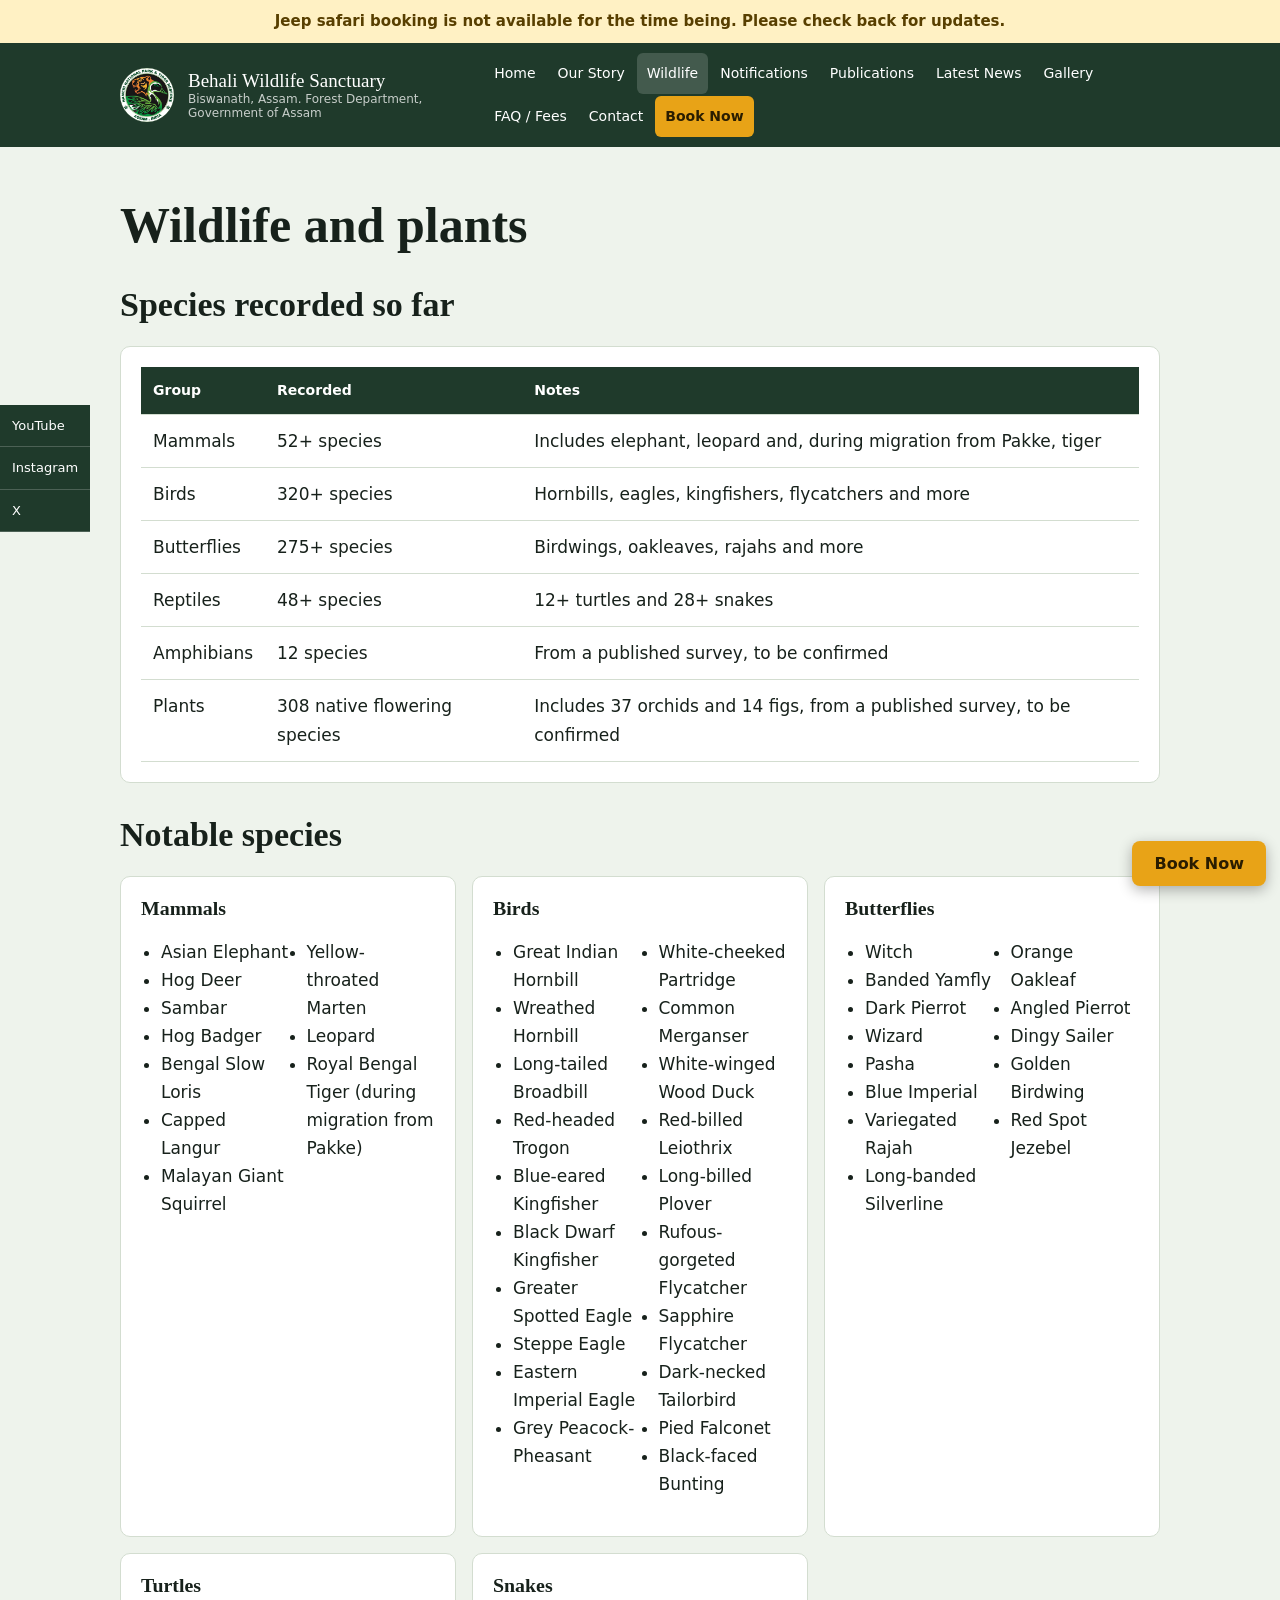
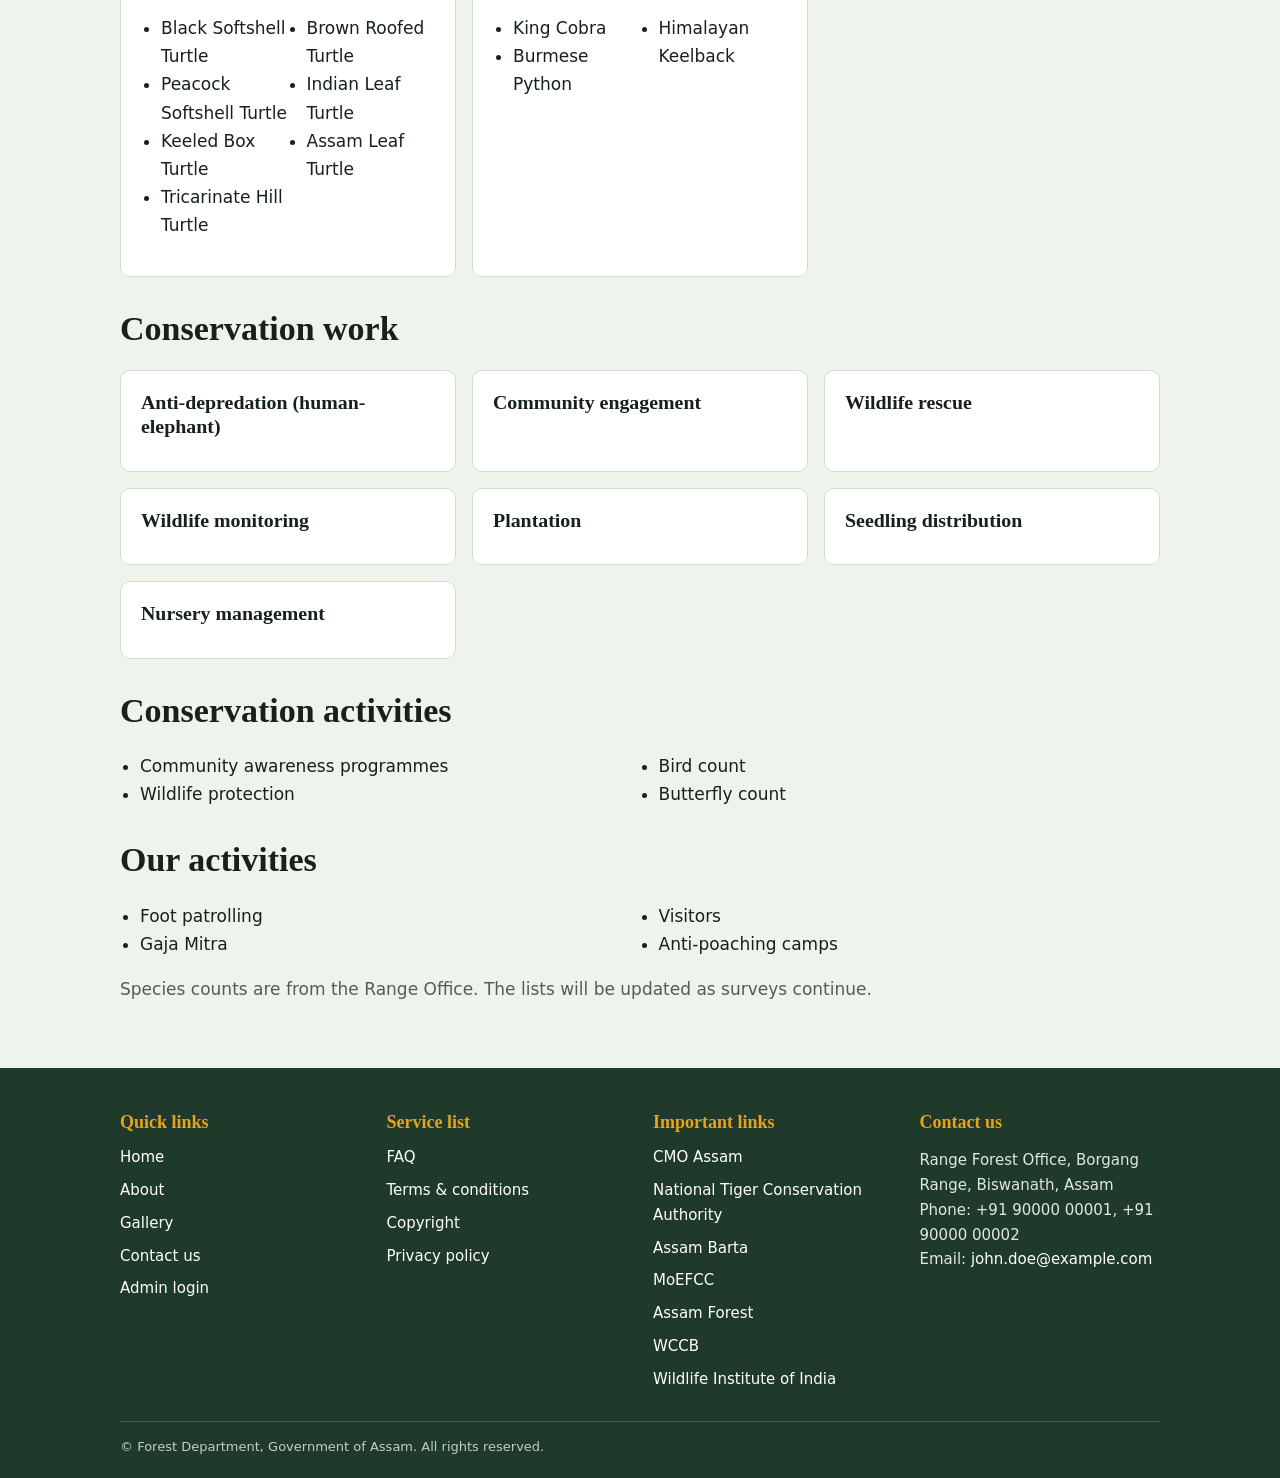
<file: wildlife.html>
<!DOCTYPE html>
<html lang="en"><head><meta charset="utf-8"><meta name="viewport" content="width=device-width, initial-scale=1, viewport-fit=cover">
<title>Wildlife | Behali Wildlife Sanctuary</title><meta name="description" content="Official information about Behali Wildlife Sanctuary, Biswanath, Assam.">
<link rel="icon" href="assets/logo-temporary.png"><link rel="stylesheet" href="style.css"></head>
<body data-page="wildlife"><div id="site-header"></div><main id="main"><section class="sec"><div class="wrap"><h1>Wildlife and plants</h1><h2>Species recorded so far</h2><div class="card tw"><table><thead><tr><th>Group</th><th>Recorded</th><th>Notes</th></tr></thead><tbody><tr><td>Mammals</td><td>52+ species</td><td>Includes elephant, leopard and, during migration from Pakke, tiger</td></tr><tr><td>Birds</td><td>320+ species</td><td>Hornbills, eagles, kingfishers, flycatchers and more</td></tr><tr><td>Butterflies</td><td>275+ species</td><td>Birdwings, oakleaves, rajahs and more</td></tr><tr><td>Reptiles</td><td>48+ species</td><td>12+ turtles and 28+ snakes</td></tr><tr><td>Amphibians</td><td>12 species</td><td>From a published survey, to be confirmed</td></tr><tr><td>Plants</td><td>308 native flowering species</td><td>Includes 37 orchids and 14 figs, from a published survey, to be confirmed</td></tr></tbody></table></div><h2 style="margin-top:32px">Notable species</h2><div class="grid"><div class="card"><h3>Mammals</h3><ul class="list"><li>Asian Elephant</li><li>Hog Deer</li><li>Sambar</li><li>Hog Badger</li><li>Bengal Slow Loris</li><li>Capped Langur</li><li>Malayan Giant Squirrel</li><li>Yellow-throated Marten</li><li>Leopard</li><li>Royal Bengal Tiger (during migration from Pakke)</li></ul></div><div class="card"><h3>Birds</h3><ul class="list"><li>Great Indian Hornbill</li><li>Wreathed Hornbill</li><li>Long-tailed Broadbill</li><li>Red-headed Trogon</li><li>Blue-eared Kingfisher</li><li>Black Dwarf Kingfisher</li><li>Greater Spotted Eagle</li><li>Steppe Eagle</li><li>Eastern Imperial Eagle</li><li>Grey Peacock-Pheasant</li><li>White-cheeked Partridge</li><li>Common Merganser</li><li>White-winged Wood Duck</li><li>Red-billed Leiothrix</li><li>Long-billed Plover</li><li>Rufous-gorgeted Flycatcher</li><li>Sapphire Flycatcher</li><li>Dark-necked Tailorbird</li><li>Pied Falconet</li><li>Black-faced Bunting</li></ul></div><div class="card"><h3>Butterflies</h3><ul class="list"><li>Witch</li><li>Banded Yamfly</li><li>Dark Pierrot</li><li>Wizard</li><li>Pasha</li><li>Blue Imperial</li><li>Variegated Rajah</li><li>Long-banded Silverline</li><li>Orange Oakleaf</li><li>Angled Pierrot</li><li>Dingy Sailer</li><li>Golden Birdwing</li><li>Red Spot Jezebel</li></ul></div><div class="card"><h3>Turtles</h3><ul class="list"><li>Black Softshell Turtle</li><li>Peacock Softshell Turtle</li><li>Keeled Box Turtle</li><li>Tricarinate Hill Turtle</li><li>Brown Roofed Turtle</li><li>Indian Leaf Turtle</li><li>Assam Leaf Turtle</li></ul></div><div class="card"><h3>Snakes</h3><ul class="list"><li>King Cobra</li><li>Burmese Python</li><li>Himalayan Keelback</li></ul></div></div><h2 style="margin-top:32px">Conservation work</h2><div class="grid"><div class="card"><h3>Anti-depredation (human-elephant)</h3></div><div class="card"><h3>Community engagement</h3></div><div class="card"><h3>Wildlife rescue</h3></div><div class="card"><h3>Wildlife monitoring</h3></div><div class="card"><h3>Plantation</h3></div><div class="card"><h3>Seedling distribution</h3></div><div class="card"><h3>Nursery management</h3></div></div><h2 style="margin-top:32px">Conservation activities</h2><ul class="list"><li>Community awareness programmes</li><li>Wildlife protection</li><li>Bird count</li><li>Butterfly count</li></ul><h2 style="margin-top:32px">Our activities</h2><ul class="list"><li>Foot patrolling</li><li>Gaja Mitra</li><li>Visitors</li><li>Anti-poaching camps</li></ul><p class="mute">Species counts are from the Range Office. The lists will be updated as surveys continue.</p></div></section></main><div id="site-footer"></div><script src="site.js"></script></body></html>
</file>
<file: style.css>
/* Behali Wildlife Sanctuary: one stylesheet for every page */
:root{--bg:#eef3ec;--card:#fff;--ink:#17211b;--mute:#4f5f54;--g1:#1f3a2b;--g2:#2f6b46;--ac:#e8a317;--line:#d3ddd0;--warn:#fff1c4;--warnink:#583f00;box-sizing:border-box;padding-top:env(safe-area-inset-top,0);padding-bottom:env(safe-area-inset-bottom,0)}
@media(prefers-color-scheme:dark){:root{--bg:#0f1a14;--card:#172318;--ink:#e8efe6;--mute:#a3b4a8;--g1:#0b1810;--g2:#6bbf8a;--line:#27382c;--warn:#3a2f10;--warnink:#ffe29a}}
*{box-sizing:border-box}html{scroll-padding-top:90px}
body{margin:0;background:var(--bg);color:var(--ink);font:17px/1.65 system-ui,-apple-system,"Segoe UI",sans-serif}
h1,h2,h3{font-family:Georgia,"Iowan Old Style",serif;line-height:1.2;margin:0 0 .6em}
h1{font-size:clamp(30px,5vw,50px)}h2{font-size:clamp(24px,3.4vw,34px)}
a{color:var(--g2)}a:focus-visible,button:focus-visible,summary:focus-visible,input:focus-visible{outline:3px solid var(--ac);outline-offset:2px}
.skip{position:absolute;left:-999px}.skip:focus{left:8px;top:8px;background:#fff;color:#000;padding:8px;z-index:99}
.wrap{max-width:1080px;margin:0 auto;padding:0 20px}
.notice{background:var(--warn);color:var(--warnink);text-align:center;padding:9px 16px;font-size:15px;font-weight:600}
.top{background:var(--g1);position:sticky;top:0;z-index:50}
.bar{display:flex;align-items:center;gap:14px;padding:10px 20px;max-width:1080px;margin:0 auto}
.bar img{width:54px;height:54px;border-radius:50%;background:#fff}
.brand{font:19px/1.15 Georgia,serif;color:#fff;text-decoration:none;margin-right:auto}.brand small{display:block;font:12px system-ui;opacity:.75}
nav ul{list-style:none;margin:0;padding:0;display:flex;gap:2px;flex-wrap:wrap}
nav a{display:block;color:#fff;text-decoration:none;padding:9px 10px;border-radius:6px;font-size:14px;transition:background .15s}
nav a:hover,nav a.on{background:rgba(255,255,255,.16)}nav a.bk{background:var(--ac);color:#2a1d00;font-weight:700}
#mb{display:none;background:none;border:1px solid rgba(255,255,255,.5);color:#fff;border-radius:6px;padding:10px 14px;font-size:15px}
@media(max-width:900px){#mb{display:block}nav{display:none;width:100%}nav.open{display:block}.bar{flex-wrap:wrap}nav ul{flex-direction:column;padding-bottom:8px}nav a{padding:13px 10px}}
/* HERO: flat ground. To add a real photograph, set background-image on .hero (e.g. url(assets/hero.jpg)) */
.hero{background-color:var(--g1);color:#fff;padding:80px 0;min-height:70vh;display:flex;align-items:center;background-size:cover;background-position:center}
.hero h1{max-width:20ch}.hero p{max-width:54ch;font-size:19px;opacity:.93}
.btn{display:inline-block;background:var(--ac);color:#2a1d00;padding:13px 22px;border-radius:8px;font:700 16px system-ui;text-decoration:none;border:0;cursor:pointer;transition:transform .12s,filter .12s}
.btn:hover{filter:brightness(1.08)}.btn:active{transform:translateY(1px)}
.btn.alt{background:transparent;color:#fff;border:2px solid rgba(255,255,255,.7);margin-left:8px}.btn[disabled]{opacity:.5;cursor:not-allowed}
.sec{padding:48px 0}.sec.alt{background:var(--card)}
.stats{display:grid;grid-template-columns:repeat(auto-fit,minmax(170px,1fr));gap:14px}
.stat{background:var(--card);border:1px solid var(--line);border-radius:10px;padding:18px}.stat b{display:block;font:700 34px Georgia,serif;color:var(--g2)}
.grid{display:grid;grid-template-columns:repeat(auto-fit,minmax(260px,1fr));gap:16px}
.card{background:var(--card);border:1px solid var(--line);border-radius:10px;padding:20px;margin-bottom:16px}
.grid .card{margin:0}.sec.alt .card{background:var(--bg)}
a.card{display:block;color:inherit;text-decoration:none;transition:transform .18s}a.card:hover{transform:translateY(-2px)}
.tw{overflow-x:auto}table{border-collapse:collapse;width:100%;min-width:540px}
th,td{text-align:left;padding:12px;border-bottom:1px solid var(--line);vertical-align:top}th{background:var(--g1);color:#fff;font-size:14px}
.pill{display:inline-block;font-size:12px;padding:2px 9px;border-radius:99px;background:var(--line);margin-top:4px}
.filters button{border:1px solid var(--line);background:var(--card);color:var(--ink);padding:9px 16px;border-radius:99px;margin:0 6px 12px 0;cursor:pointer;font-size:15px}
.filters button.on{background:var(--g2);color:#fff;border-color:var(--g2)}.view{font-weight:700;white-space:nowrap}
.gal{display:grid;grid-template-columns:repeat(auto-fill,minmax(210px,1fr));gap:12px}.gal div{aspect-ratio:4/3;border-radius:10px;background:var(--g2)}.gal div:nth-child(even){background:var(--g1)}
.gal img{width:100%;height:100%;object-fit:cover;border-radius:10px;transition:transform .25s}.gal img:hover{transform:scale(1.03)}
details{background:var(--card);border:1px solid var(--line);border-radius:8px;padding:14px 18px;margin-bottom:10px}summary{cursor:pointer;font-weight:600}
label{font-weight:600}input{width:100%;padding:12px;border:1px solid var(--line);border-radius:8px;background:var(--bg);color:var(--ink);font-size:16px;margin:6px 0 14px}
.tbc{background:var(--warn);color:var(--warnink);padding:1px 7px;border-radius:4px;font-size:14px}.mute{color:var(--mute)}
.warn{background:var(--warn);color:var(--warnink)}
.side{position:fixed;left:0;top:45%;z-index:40;display:flex;flex-direction:column}.side a{background:var(--g1);color:#fff;padding:10px 12px;text-decoration:none;font-size:13px;border-bottom:1px solid rgba(255,255,255,.2)}.side a:hover{background:var(--g2)}
.fbook{position:fixed;right:14px;bottom:calc(14px + env(safe-area-inset-bottom,0));z-index:40;box-shadow:0 4px 14px rgba(0,0,0,.3)}
@media(max-width:760px){.side{display:none}}
footer{background:var(--g1);color:#dfe9dc;padding:44px 0 20px}footer a{color:#fff;text-decoration:none;display:block;padding:4px 0;font-size:15px}footer a:hover{text-decoration:underline}
footer h3{font-size:18px;color:var(--ac);margin-bottom:8px}.fg{display:grid;grid-template-columns:repeat(auto-fit,minmax(210px,1fr));gap:26px}
.cp{border-top:1px solid rgba(255,255,255,.2);margin-top:26px;padding-top:14px;font-size:13px;opacity:.85}
@media(prefers-reduced-motion:no-preference){.hero .wrap{animation:in .7s ease both}@keyframes in{from{opacity:0;transform:translateY(12px)}}}
/* GALLERY */
.gal-ctl{display:flex;flex-wrap:wrap;gap:12px;align-items:end;margin-bottom:8px}select{padding:10px;border:1px solid var(--line);border-radius:8px;background:var(--card);color:var(--ink);font-size:16px}
.album-grid{display:grid;grid-template-columns:repeat(auto-fill,minmax(260px,1fr));gap:16px;margin-top:16px}
.album-card{display:block;text-align:left;background:var(--card);color:inherit;border:1px solid var(--line);border-radius:10px;padding:0;cursor:pointer;overflow:hidden;font:inherit;transition:transform .18s}.album-card:hover{transform:translateY(-2px)}
.album-cover{aspect-ratio:4/3;background:var(--g2);overflow:hidden}.album-cover img{width:100%;height:100%;object-fit:cover}
.album-details{padding:14px 16px}.album-details h3{margin:2px 0 6px;font-size:20px}.album-details p{margin:0 0 8px;color:var(--mute);font-size:15px}.meta{font-size:13px;color:var(--mute);display:flex;justify-content:space-between}
.eyebrow{font-size:12px;letter-spacing:.08em;text-transform:uppercase;color:var(--g2);font-weight:700}
.photo-grid{display:grid;grid-template-columns:repeat(auto-fill,minmax(200px,1fr));gap:10px;margin-top:14px}.gallery-photo{padding:0;border:0;background:none;cursor:pointer;aspect-ratio:4/3;border-radius:8px;overflow:hidden}.gallery-photo img{width:100%;height:100%;object-fit:cover;transition:transform .25s}.gallery-photo:hover img{transform:scale(1.03)}
.back{background:none;border:0;color:var(--g2);font-size:16px;cursor:pointer;padding:6px 0;font-weight:600}
.lb{position:fixed;inset:0;background:rgba(0,0,0,.92);display:none;align-items:center;justify-content:center;z-index:100}.lb.open{display:flex}.lb img{max-width:86vw;max-height:78vh}.lb p{color:#fff;text-align:center;margin:8px 0 0}
.lb button{position:absolute;background:none;border:0;color:#fff;font-size:42px;cursor:pointer;padding:12px}.lb .x{top:6px;right:10px}.lb .pv{left:6px;top:45%}.lb .nx{right:6px;top:45%}.lb button:disabled{opacity:.25}
.list{columns:2;padding-left:20px}@media(max-width:600px){.list{columns:1}}

/* Hidden things stay hidden (fixes the album opening under the grid) */
[hidden]{display:none!important}
.album-cover{position:relative}.album-cover img{transition:transform .4s}.album-card:hover .album-cover img{transform:scale(1.06)}
.album-overlay{position:absolute;inset:0;display:flex;align-items:flex-end;justify-content:flex-end;padding:16px;background:linear-gradient(transparent 45%,rgba(11,40,84,.75));color:#fff;font-size:13px;font-weight:700;letter-spacing:1px;opacity:0;transition:opacity .2s}
.album-card:hover .album-overlay,.album-card:focus-visible .album-overlay{opacity:1}
</file>
